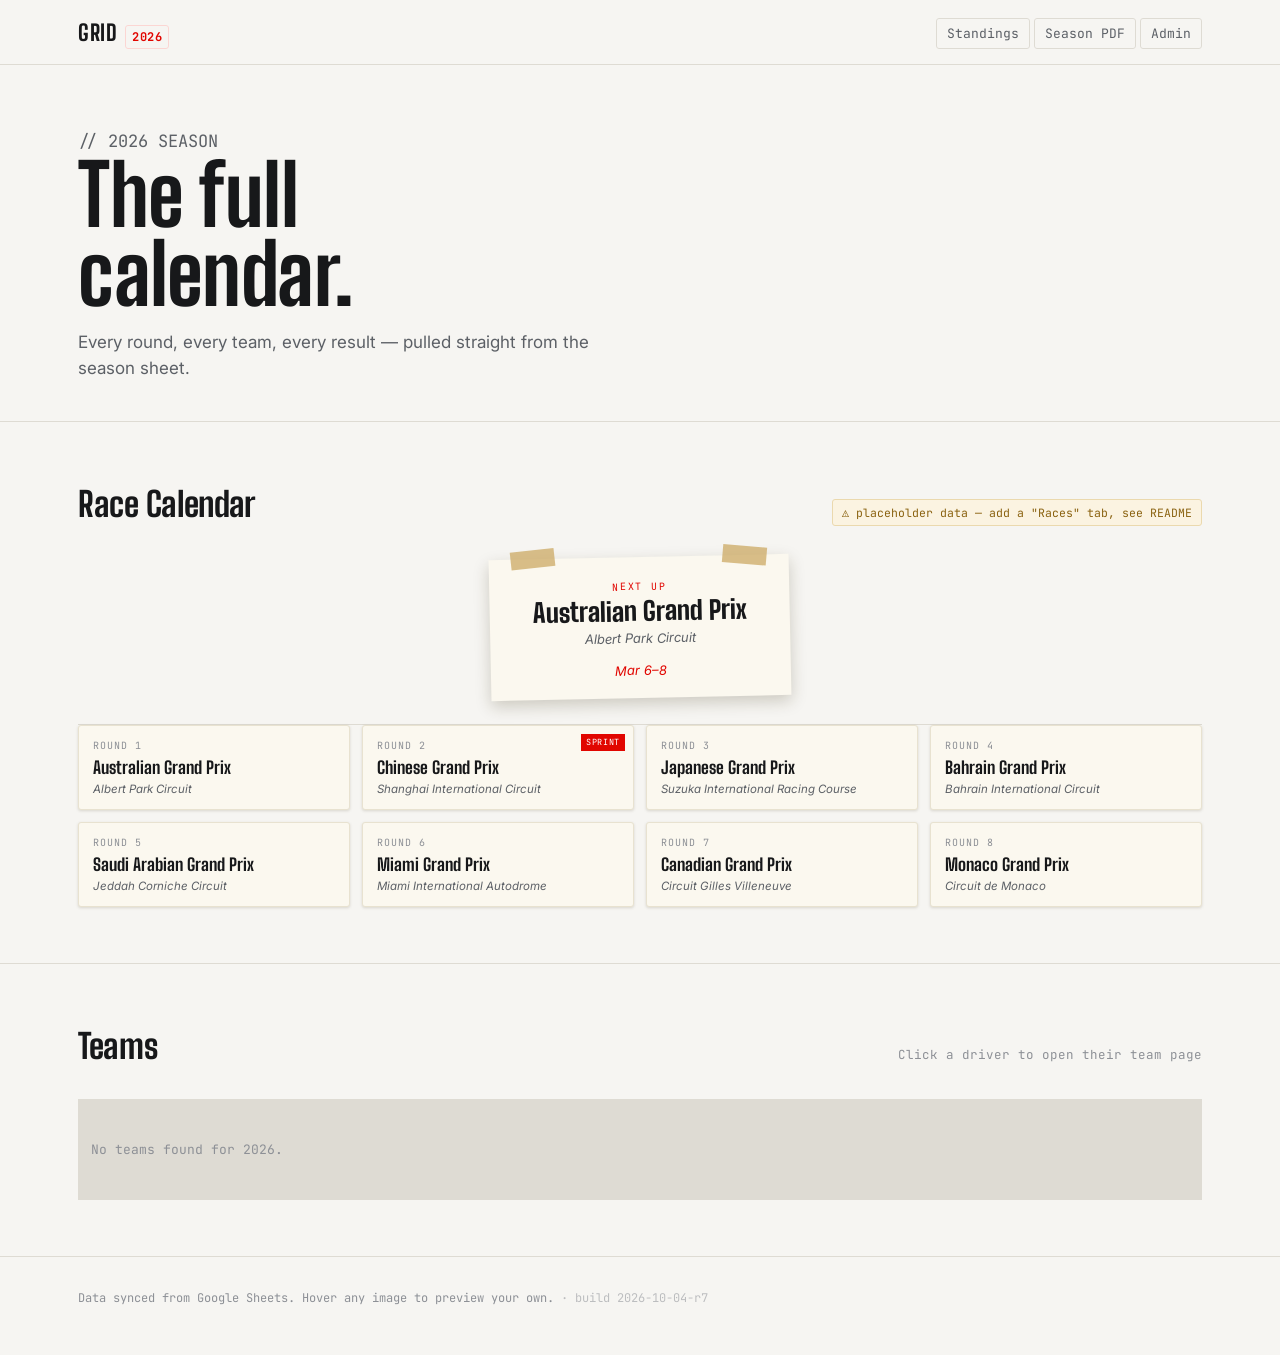
<file: index.html>
<!doctype html>
<html lang="en">
<head>
<meta charset="utf-8" />
<meta name="viewport" content="width=device-width, initial-scale=1" />
<title>2026 Season — Grid</title>
<link rel="preconnect" href="https://fonts.googleapis.com">
<link rel="preconnect" href="https://fonts.gstatic.com" crossorigin>
<link href="https://fonts.googleapis.com/css2?family=Big+Shoulders:wght@600;700&family=Inter:wght@400;500;600&family=JetBrains+Mono:wght@400;500&display=swap" rel="stylesheet">
<link rel="stylesheet" href="css/style.css?v=2026-10-04-r7" />
</head>
<body>

<header class="topbar">
  <div class="wrap">
    <div class="topbar__mark">GRID <span id="season-tag">2026</span></div>
    <nav class="topbar__nav">
      <a href="standings.html">Standings</a>
      <a href="season-pdf.html">Season PDF</a>
      <a href="admin.html">Admin</a>
    </nav>
  </div>
</header>

<section class="hero">
  <div class="wrap">
    <p class="hero__eyebrow">// 2026 SEASON</p>
    <h1>The full<br>calendar.</h1>
    <p>Every round, every team, every result — pulled straight from the season sheet.</p>
  </div>
</section>

<section class="section" id="races-section">
  <div class="wrap">
    <div class="section__head">
      <h2>Race Calendar</h2>
      <span class="section__note" id="races-note"></span>
    </div>
    <div id="next-up" class="next-up"></div>
    <div class="race-list" id="race-list">
      <div class="empty-state">Loading calendar…</div>
    </div>
  </div>
</section>

<section class="section" id="teams-section">
  <div class="wrap">
    <div class="section__head">
      <h2>Teams</h2>
      <span class="section__note">Click a driver to open their team page</span>
    </div>
    <div class="teams-grid" id="teams-grid">
      <div class="empty-state">Loading teams…</div>
    </div>
  </div>
</section>

<footer class="site-footer">
  <div class="wrap">Data synced from Google Sheets. Hover any image to preview your own.</div>
</footer>

<script src="js/vendor/papaparse.min.js?v=2026-10-04-r7"></script>
<script src="js/config.js?v=2026-10-04-r7"></script>
<script src="js/placeholder-data.js?v=2026-10-04-r7"></script>
<script src="js/utils.js?v=2026-10-04-r7"></script>
<script src="js/home.js?v=2026-10-04-r7"></script>
</body>
</html>
</file>
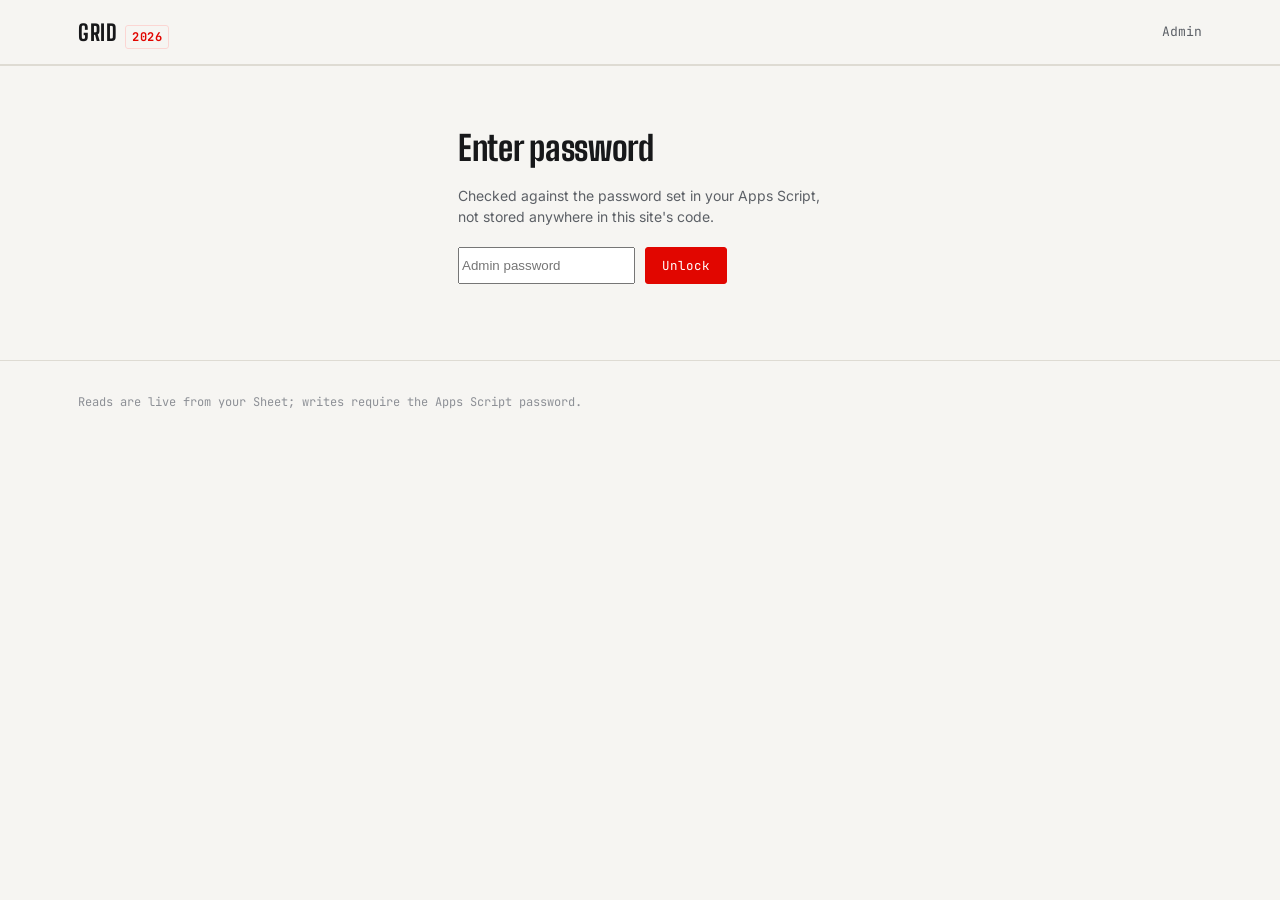
<file: admin.html>
<!doctype html>
<html lang="en">
<head>
<meta charset="utf-8" />
<meta name="viewport" content="width=device-width, initial-scale=1" />
<meta name="robots" content="noindex, nofollow" />
<title>Admin — Grid</title>
<link rel="preconnect" href="https://fonts.googleapis.com">
<link rel="preconnect" href="https://fonts.gstatic.com" crossorigin>
<link href="https://fonts.googleapis.com/css2?family=Big+Shoulders:wght@600;700&family=Inter:wght@400;500;600&family=JetBrains+Mono:wght@400;500&display=swap" rel="stylesheet">
<link rel="stylesheet" href="css/style.css?v=2026-10-04-r7" />
</head>
<body>

<header class="topbar">
  <div class="wrap">
    <a class="topbar__mark" href="index.html">GRID <span id="season-tag">2026</span></a>
    <div class="topbar__season">Admin</div>
  </div>
</header>

<!-- Shown when ADMIN.APPS_SCRIPT_URL is not yet set -->
<section class="section" id="setup-needed" style="display:none">
  <div class="wrap">
    <div class="section__head"><h2>One-time setup needed</h2></div>
    <p style="max-width:62ch;color:var(--text-dim)">
      The admin panel talks to your spreadsheet through a small Google Apps Script "Web app".
      It isn't connected yet. Open <code>apps-script/Code.gs</code> and
      <b>README.md section 5</b> for the full walkthrough, then paste the resulting URL into
      <code>ADMIN.APPS_SCRIPT_URL</code> in <code>js/config.js</code>.
    </p>
    <p id="setup-diag" style="font-family:var(--font-mono);font-size:12px;color:var(--text-faint);word-break:break-all"></p>
  </div>
</section>

<!-- Password gate -->
<section class="section" id="gate">
  <div class="wrap" style="max-width:420px">
    <div class="section__head"><h2>Enter password</h2></div>
    <p style="color:var(--text-dim);font-size:14px;margin-top:-16px">
      Checked against the password set in your Apps Script, not stored anywhere in this site's code.
    </p>
    <form id="gate-form" class="admin-form">
      <input type="password" id="gate-password" placeholder="Admin password" autocomplete="current-password" required />
      <button type="submit" class="btn btn--primary">Unlock</button>
    </form>
    <p id="gate-error" class="admin-error" style="display:none"></p>
  </div>
</section>

<!-- Main panel (shown after unlocking) -->
<section class="section" id="panel" style="display:none">
  <div class="wrap">
    <p style="color:var(--text-dim);max-width:62ch;margin:0 0 18px">Drivers, rounds, circuits, posters and highlights live here. Edit as many rows as you like, then press <b>Save changes</b> once for the whole page. Race results and notes are edited right on each race page — press <b>🔒 Edit</b> in the top menu there.</p>
    <div class="section__head">
      <h2>Back-end setup</h2>
      <button type="button" class="btn btn--ghost" id="signout-btn">Sign out</button>
    </div>

    <div class="admin-tabs" id="admin-tabs">
      <button class="admin-tab is-active" data-tab="teams">Teams</button>
      <button class="admin-tab" data-tab="races">Races</button>
      <button class="admin-tab" data-tab="posters">Posters</button>
      <button class="admin-tab" data-tab="highlights">Highlights</button>
      <button class="admin-tab" data-tab="circuits">Circuits</button>
    </div>

    <p id="admin-toast" class="admin-toast" style="display:none"></p>

    <div id="admin-table-wrap">
      <div class="empty-state">Loading…</div>
    </div>

  </div>
</section>

<footer class="site-footer">
  <div class="wrap">Reads are live from your Sheet; writes require the Apps Script password.</div>
</footer>

<script src="js/config.js?v=2026-10-04-r7"></script>
<script src="js/admin.js?v=2026-10-04-r7"></script>
</body>
</html>
</file>
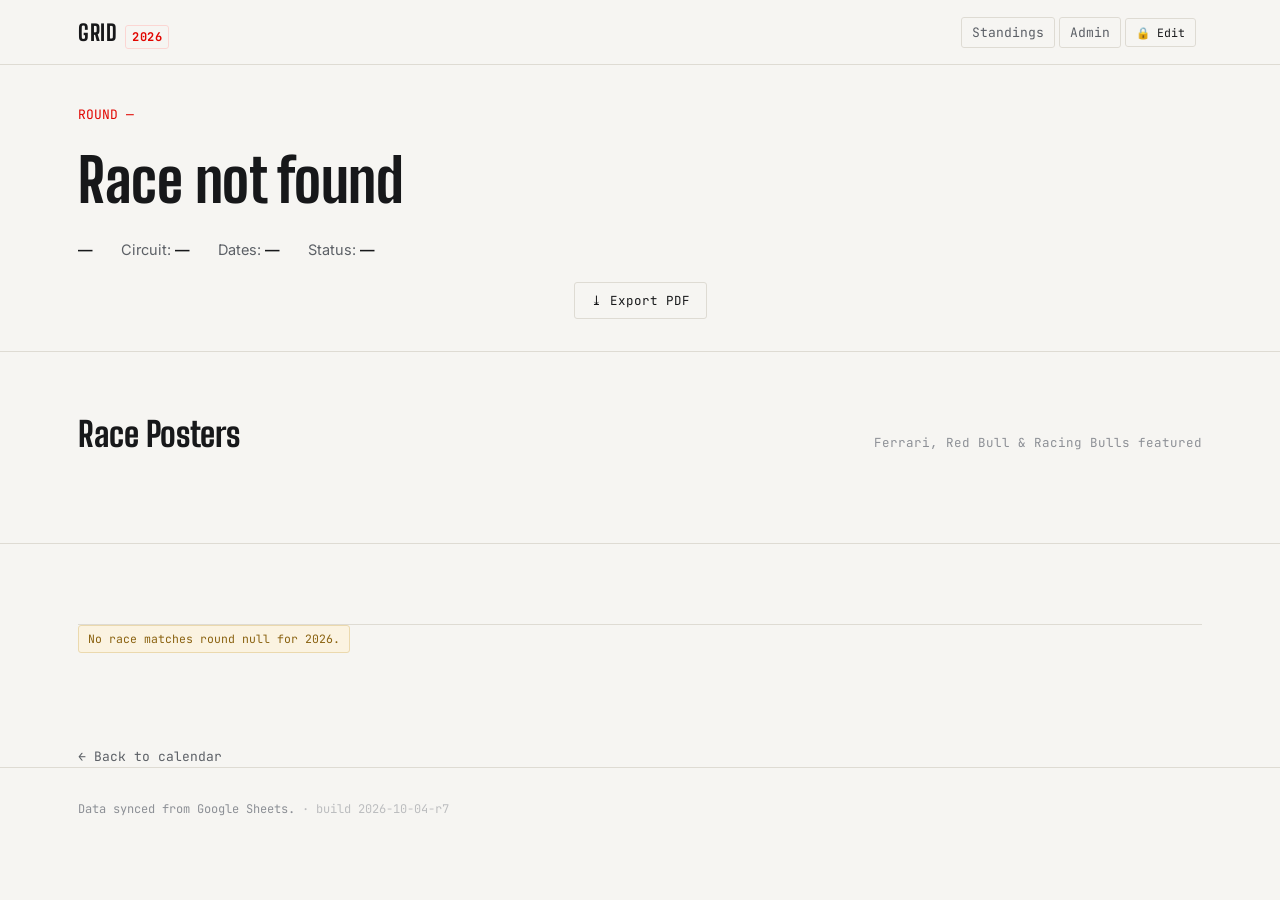
<file: race.html>
<!doctype html>
<html lang="en">
<head>
<meta charset="utf-8" />
<meta name="viewport" content="width=device-width, initial-scale=1" />
<title>Race — Grid</title>
<link rel="preconnect" href="https://fonts.googleapis.com">
<link rel="preconnect" href="https://fonts.gstatic.com" crossorigin>
<link href="https://fonts.googleapis.com/css2?family=Big+Shoulders:wght@600;700&family=Inter:wght@400;500;600&family=JetBrains+Mono:wght@400;500&family=Special+Elite&display=swap" rel="stylesheet">
<link rel="stylesheet" href="css/style.css?v=2026-10-04-r7" />
</head>
<body>

<header class="topbar">
  <div class="wrap">
    <a class="topbar__mark" href="index.html">GRID <span id="season-tag">2026</span></a>
    <nav class="topbar__nav">
      <a href="standings.html">Standings</a>
      <a href="admin.html">Admin</a>
    </nav>
  </div>
</header>

<section class="race-header">
  <div class="wrap">
    <div class="race-header__meta" id="race-meta">ROUND —</div>
    <h1 id="race-name">Loading…</h1>
    <div class="race-header__facts">
      <div><b id="race-country">—</b></div>
      <div>Circuit: <b id="race-circuit">—</b></div>
      <div>Dates: <b id="race-dates">—</b></div>
      <div>Status: <b id="race-status">—</b></div>
    </div>
    <div id="circuit-map-wrap"></div>
    <button type="button" class="btn btn--ghost" id="export-pdf" style="margin-top:20px">⤓ Export PDF</button>
  </div>
</section>

<section class="section" id="posters-section">
  <div class="wrap">
    <div class="section__head">
      <h2>Race Posters</h2>
      <span class="section__note" id="posters-note">Ferrari, Red Bull &amp; Racing Bulls featured</span>
    </div>
    <div class="poster-wall" id="poster-wall"></div>
  </div>
</section>

<section class="section">
  <div class="wrap">
    <div class="session-tabs" id="session-tabs"></div>
    <span class="section__note" id="results-note"></span>
    <div id="results-tools" style="margin:10px 0"></div>
    <div id="results-editor"></div>
    <table class="results-table" id="results-table" style="display:none">
      <thead>
        <tr>
          <th>Pos</th>
          <th>Driver</th>
          <th>Team</th>
          <th style="text-align:right">Pts</th>
        </tr>
      </thead>
      <tbody id="results-body"></tbody>
    </table>
    <div class="empty-state" id="results-empty" style="display:none"></div>
  </div>
</section>

<section class="section" id="highlights-section" style="display:none">
  <div class="wrap">
    <div class="section__head">
      <h2>Highlights</h2>
      <span class="section__note">Pole, winner &amp; session graphics</span>
    </div>
    <div class="highlight-grid" id="highlight-grid"></div>
  </div>
</section>

<section class="section" id="notes-section" style="display:none">
  <div class="wrap">
    <div class="section__head">
      <h2>Race Notes</h2>
      <span style="display:flex;gap:12px;align-items:center">
        <a class="section__note" id="notes-doc-link" href="#" target="_blank" rel="noopener" style="display:none">Open in Google Docs ↗</a>
        <button type="button" class="btn btn--ghost btn--small" id="notes-edit" style="display:none">✎ Edit notes</button>
      </span>
    </div>
    <div class="notes-block" id="notes-block"></div>
  </div>
</section>

<div class="wrap">
  <a class="back-link" href="index.html">← Back to calendar</a>
</div>

<footer class="site-footer">
  <div class="wrap">Data synced from Google Sheets.</div>
</footer>

<script src="js/vendor/papaparse.min.js?v=2026-10-04-r7"></script>
<script src="js/config.js?v=2026-10-04-r7"></script>
<script src="js/placeholder-data.js?v=2026-10-04-r7"></script>
<script src="js/utils.js?v=2026-10-04-r7"></script>
<div class="print-sheet" id="print-sheet" aria-hidden="true"></div>
<script src="js/pdf-sheet.js?v=2026-10-04-r7"></script>
<script src="js/edit-mode.js?v=2026-10-04-r7"></script>
<script src="js/race.js?v=2026-10-04-r7"></script>
</body>
</html>
</file>
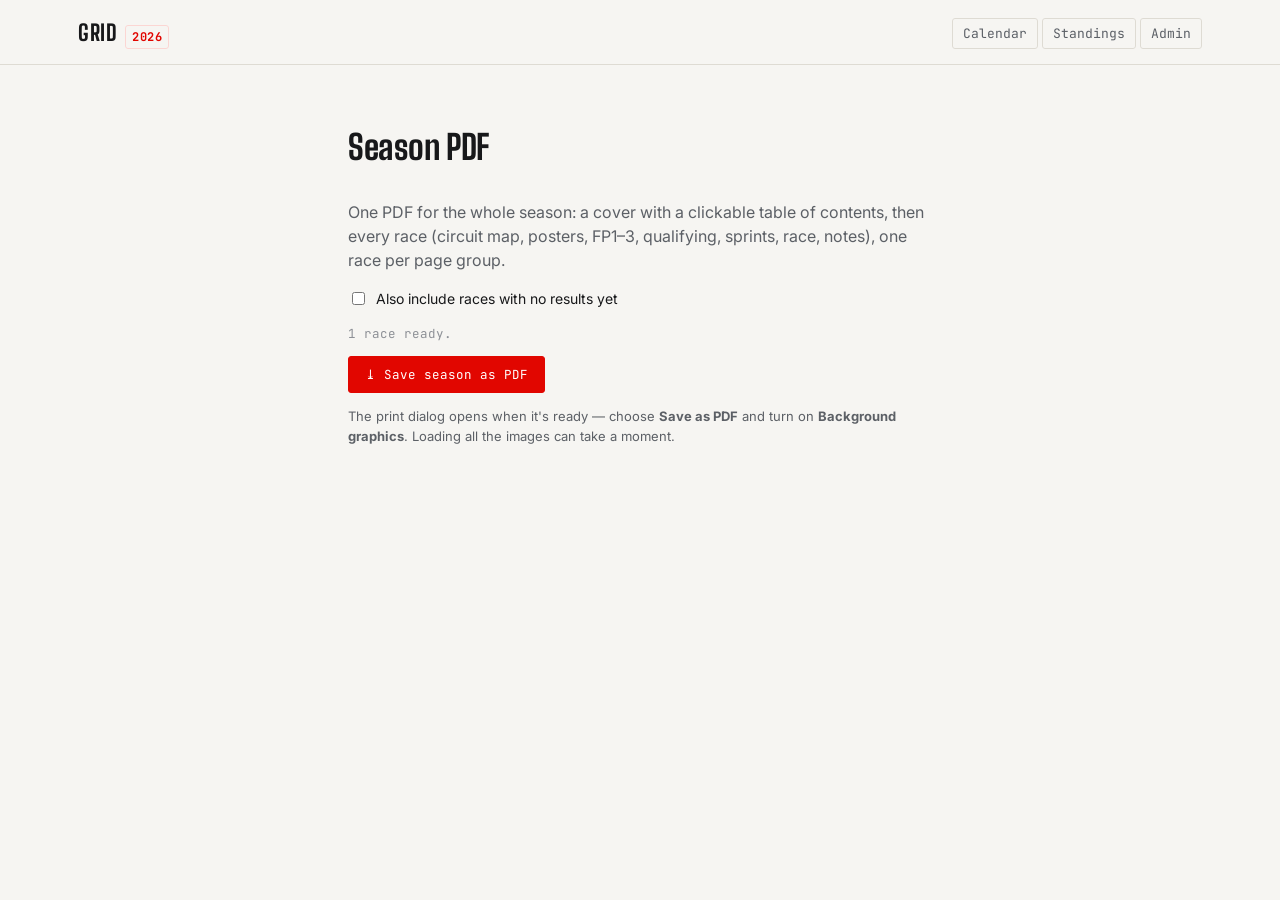
<file: season-pdf.html>
<!doctype html>
<html lang="en">
<head>
<meta charset="utf-8" />
<meta name="viewport" content="width=device-width, initial-scale=1" />
<title>Season PDF — Grid</title>
<link rel="preconnect" href="https://fonts.googleapis.com">
<link rel="preconnect" href="https://fonts.gstatic.com" crossorigin>
<link href="https://fonts.googleapis.com/css2?family=Big+Shoulders:wght@600;700&family=Inter:wght@400;500;600&family=JetBrains+Mono:wght@400;500&family=Special+Elite&display=swap" rel="stylesheet">
<link rel="stylesheet" href="css/style.css?v=2026-10-04-r7" />
</head>
<body>

<header class="topbar">
  <div class="wrap">
    <div class="topbar__mark">GRID <span id="season-tag">2026</span></div>
    <nav class="topbar__nav">
      <a href="index.html">Calendar</a>
      <a href="standings.html">Standings</a>
      <a href="admin.html">Admin</a>
    </nav>
  </div>
</header>

<section class="section">
  <div class="wrap" style="max-width:640px">
    <div class="section__head"><h2>Season PDF</h2></div>
    <p style="color:var(--text-dim)">
      One PDF for the whole season: a cover with a clickable table of contents, then every race
      (circuit map, posters, FP1–3, qualifying, sprints, race, notes), one race per page group.
    </p>
    <label style="display:flex;gap:8px;align-items:center;margin:16px 0;font-size:14px">
      <input type="checkbox" id="include-empty" />
      Also include races with no results yet
    </label>
    <p id="pdf-status" class="section__note">Loading season data…</p>
    <button type="button" class="btn btn--primary" id="pdf-go" disabled>⤓ Save season as PDF</button>
    <p style="color:var(--text-dim);font-size:13px;margin-top:14px">
      The print dialog opens when it's ready — choose <b>Save as PDF</b> and turn on
      <b>Background graphics</b>. Loading all the images can take a moment.
    </p>
  </div>
</section>

<div class="print-sheet" id="print-sheet" aria-hidden="true"></div>

<script src="js/vendor/papaparse.min.js?v=2026-10-04-r7"></script>
<script src="js/config.js?v=2026-10-04-r7"></script>
<script src="js/placeholder-data.js?v=2026-10-04-r7"></script>
<script src="js/utils.js?v=2026-10-04-r7"></script>
<script src="js/pdf-sheet.js?v=2026-10-04-r7"></script>
<script src="js/season-pdf.js?v=2026-10-04-r7"></script>
</body>
</html>
</file>
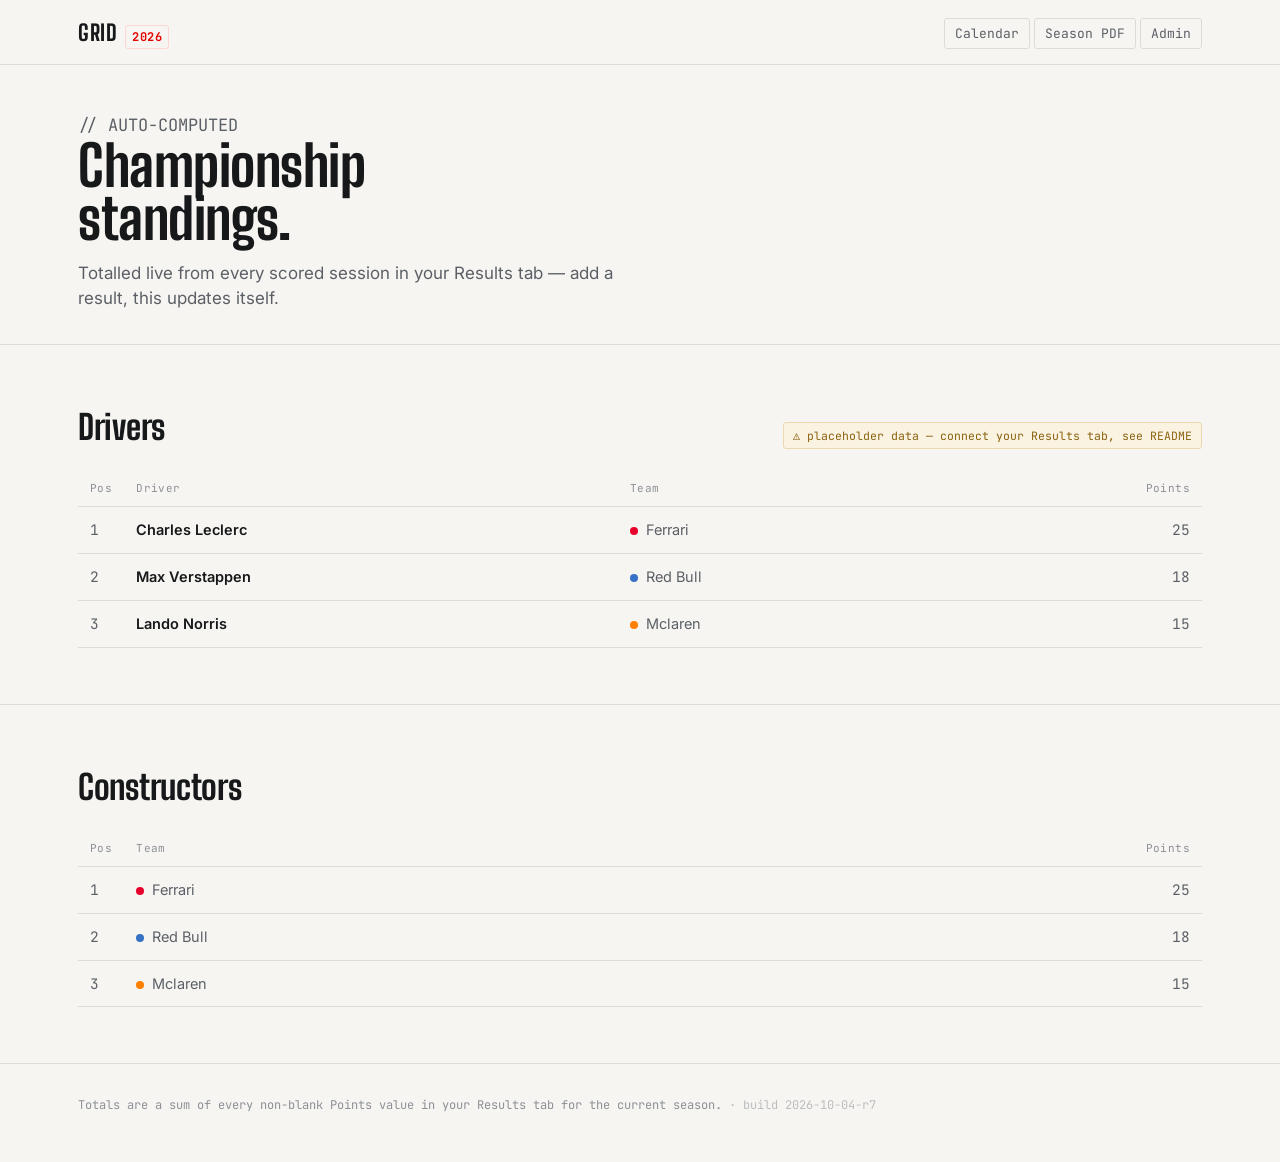
<file: standings.html>
<!doctype html>
<html lang="en">
<head>
<meta charset="utf-8" />
<meta name="viewport" content="width=device-width, initial-scale=1" />
<title>Standings — Grid</title>
<link rel="preconnect" href="https://fonts.googleapis.com">
<link rel="preconnect" href="https://fonts.gstatic.com" crossorigin>
<link href="https://fonts.googleapis.com/css2?family=Big+Shoulders:wght@600;700&family=Inter:wght@400;500;600&family=JetBrains+Mono:wght@400;500&display=swap" rel="stylesheet">
<link rel="stylesheet" href="css/style.css?v=2026-10-04-r7" />
</head>
<body>

<header class="topbar">
  <div class="wrap">
    <a class="topbar__mark" href="index.html">GRID <span id="season-tag">2026</span></a>
    <nav class="topbar__nav">
      <a href="index.html">Calendar</a>
      <a href="season-pdf.html">Season PDF</a>
      <a href="admin.html">Admin</a>
    </nav>
  </div>
</header>

<section class="hero" style="padding:48px 0 32px">
  <div class="wrap">
    <p class="hero__eyebrow">// AUTO-COMPUTED</p>
    <h1 style="font-size:clamp(32px,6vw,56px)">Championship<br>standings.</h1>
    <p>Totalled live from every scored session in your Results tab — add a result, this updates itself.</p>
    <p><a id="standings-doc-link" href="#" target="_blank" rel="noopener" style="display:none">Open the standings in Google Docs ↗</a></p>
  </div>
</section>

<section class="section">
  <div class="wrap">
    <div class="section__head">
      <h2>Drivers</h2>
      <span class="section__note" id="drivers-note"></span>
    </div>
    <table class="results-table" id="drivers-table" style="display:none">
      <thead>
        <tr>
          <th>Pos</th>
          <th>Driver</th>
          <th>Team</th>
          <th style="text-align:right">Points</th>
        </tr>
      </thead>
      <tbody id="drivers-body"></tbody>
    </table>
    <div class="empty-state" id="drivers-empty" style="display:none"></div>
  </div>
</section>

<section class="section">
  <div class="wrap">
    <div class="section__head"><h2>Constructors</h2></div>
    <table class="results-table" id="teams-table" style="display:none">
      <thead>
        <tr>
          <th>Pos</th>
          <th>Team</th>
          <th style="text-align:right">Points</th>
        </tr>
      </thead>
      <tbody id="teams-body"></tbody>
    </table>
    <div class="empty-state" id="teams-empty" style="display:none"></div>
  </div>
</section>

<footer class="site-footer">
  <div class="wrap">Totals are a sum of every non-blank Points value in your Results tab for the current season.</div>
</footer>

<script src="js/vendor/papaparse.min.js?v=2026-10-04-r7"></script>
<script src="js/config.js?v=2026-10-04-r7"></script>
<script src="js/placeholder-data.js?v=2026-10-04-r7"></script>
<script src="js/utils.js?v=2026-10-04-r7"></script>
<script src="js/standings.js?v=2026-10-04-r7"></script>
</body>
</html>
</file>
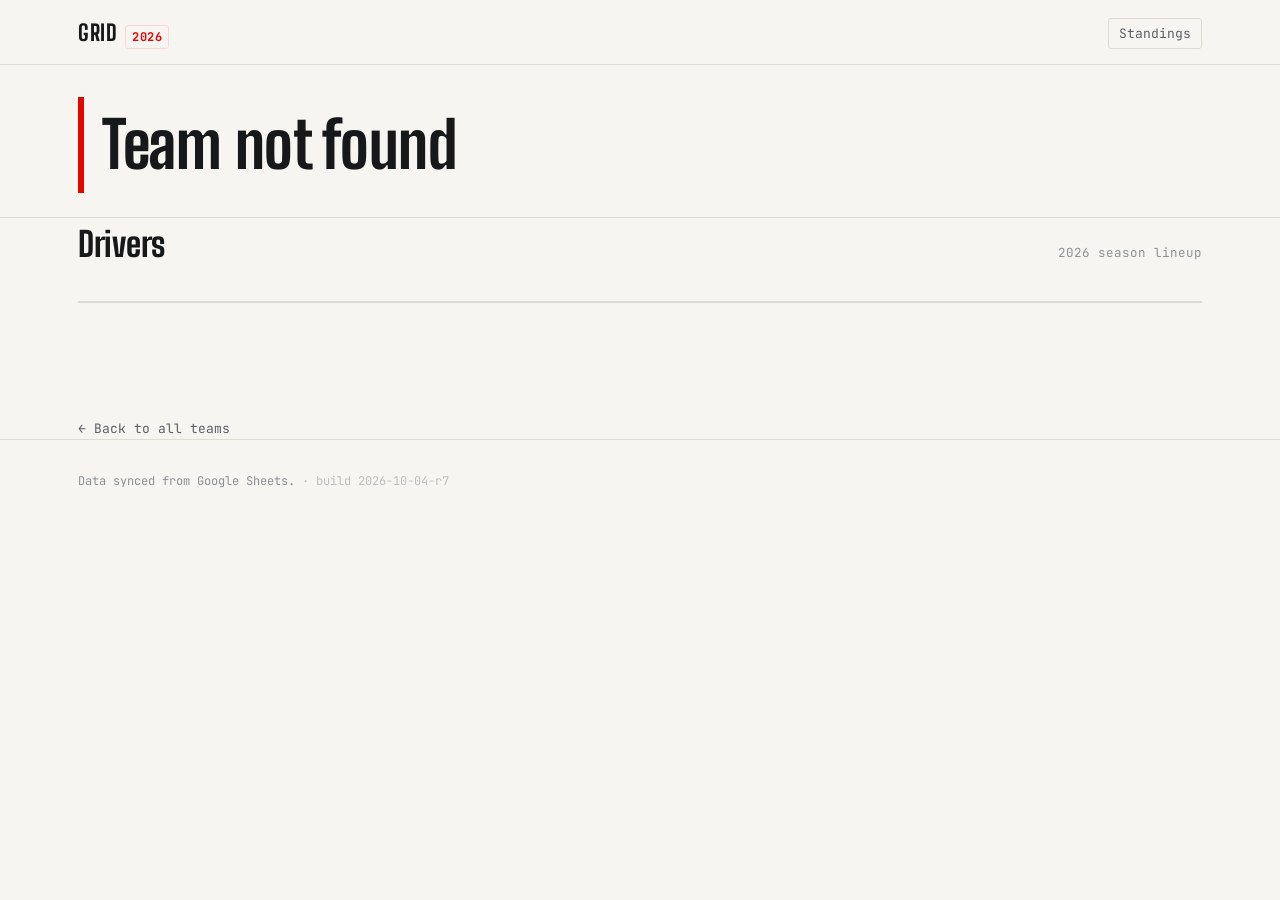
<file: team.html>
<!doctype html>
<html lang="en">
<head>
<meta charset="utf-8" />
<meta name="viewport" content="width=device-width, initial-scale=1" />
<title>Team — Grid</title>
<link rel="preconnect" href="https://fonts.googleapis.com">
<link rel="preconnect" href="https://fonts.gstatic.com" crossorigin>
<link href="https://fonts.googleapis.com/css2?family=Big+Shoulders:wght@600;700&family=Inter:wght@400;500;600&family=JetBrains+Mono:wght@400;500&display=swap" rel="stylesheet">
<link rel="stylesheet" href="css/style.css?v=2026-10-04-r7" />
</head>
<body>

<header class="topbar">
  <div class="wrap">
    <a class="topbar__mark" href="index.html">GRID <span id="season-tag">2026</span></a>
    <nav class="topbar__nav">
      <a href="standings.html">Standings</a>
    </nav>
  </div>
</header>

<section class="team-header">
  <div class="wrap">
    <h1 id="team-name" style="margin-top:32px">Loading…</h1>
  </div>
</section>

<section class="section" style="padding-top:0">
  <div class="wrap">
    <div class="section__head">
      <h2>Drivers</h2>
      <span class="section__note">2026 season lineup</span>
    </div>
    <div class="driver-grid" id="driver-grid"></div>
  </div>
</section>

<div class="wrap">
  <a class="back-link" href="index.html">← Back to all teams</a>
</div>

<footer class="site-footer">
  <div class="wrap">Data synced from Google Sheets.</div>
</footer>

<script src="js/vendor/papaparse.min.js?v=2026-10-04-r7"></script>
<script src="js/config.js?v=2026-10-04-r7"></script>
<script src="js/placeholder-data.js?v=2026-10-04-r7"></script>
<script src="js/utils.js?v=2026-10-04-r7"></script>
<script src="js/team.js?v=2026-10-04-r7"></script>
</body>
</html>
</file>
<file: css/style.css>
/* =========================================================================
   DESIGN TOKENS
   ========================================================================= */
:root {
  --bg: #F6F5F2;
  --surface: #FFFFFF;
  --surface-2: #ECEAE4;
  --line: #DEDBD3;
  --text: #17181A;
  --text-dim: #5C6066;
  --text-faint: #8D9096;
  --accent: #E10600;
  --accent-dim: #FBD6D3;
  --radius: 3px;

  --font-display: "Big Shoulders", "Arial Narrow", sans-serif;
  --font-body: "Inter", -apple-system, BlinkMacSystemFont, sans-serif;
  --font-mono: "JetBrains Mono", "SFMono-Regular", Consolas, monospace;
}

* { box-sizing: border-box; }
html { scroll-behavior: smooth; }

body {
  margin: 0;
  background: var(--bg);
  color: var(--text);
  font-family: var(--font-body);
  font-size: 16px;
  line-height: 1.5;
  -webkit-font-smoothing: antialiased;
}

a { color: inherit; text-decoration: none; }
img { max-width: 100%; display: block; }
button { font-family: inherit; cursor: pointer; }

.wrap {
  max-width: 1180px;
  margin: 0 auto;
  padding: 0 28px;
}

@media (prefers-reduced-motion: reduce) {
  * { animation: none !important; transition: none !important; scroll-behavior: auto !important; }
}

::selection { background: var(--accent); color: #fff; }

:focus-visible {
  outline: 2px solid var(--accent);
  outline-offset: 2px;
}

/* =========================================================================
   TOP BAR
   ========================================================================= */
.topbar {
  position: sticky;
  top: 0;
  z-index: 40;
  background: rgba(246, 245, 242, 0.92);
  backdrop-filter: blur(8px);
  border-bottom: 1px solid var(--line);
}

.topbar .wrap {
  display: flex;
  align-items: center;
  justify-content: space-between;
  height: 64px;
}

.topbar__mark {
  font-family: var(--font-display);
  font-weight: 700;
  font-size: 22px;
  letter-spacing: 0.5px;
  display: flex;
  align-items: baseline;
  gap: 8px;
}
.topbar__mark span {
  font-family: var(--font-mono);
  font-size: 12px;
  color: var(--accent);
  border: 1px solid var(--accent-dim);
  padding: 2px 6px;
  border-radius: var(--radius);
}

.topbar__season {
  font-family: var(--font-mono);
  font-size: 13px;
  color: var(--text-dim);
}

.topbar__nav a {
  font-family: var(--font-mono);
  font-size: 13px;
  color: var(--text-dim);
  padding: 6px 10px;
  border-radius: var(--radius);
  border: 1px solid var(--line);
}
.topbar__nav a:hover { color: var(--accent); border-color: var(--accent-dim); }

/* =========================================================================
   HERO
   ========================================================================= */
.hero {
  padding: 64px 0 40px;
  border-bottom: 1px solid var(--line);
}

.hero__eyebrow {
  font-family: var(--font-mono);
  font-size: 13px;
  color: var(--accent);
  margin: 0 0 10px;
}

.hero h1 {
  font-family: var(--font-display);
  font-weight: 700;
  font-size: clamp(40px, 7vw, 84px);
  line-height: 0.95;
  margin: 0 0 16px;
  letter-spacing: -0.5px;
}

.hero p {
  color: var(--text-dim);
  max-width: 52ch;
  font-size: 17px;
  margin: 0;
}

/* =========================================================================
   SECTION HEADINGS
   ========================================================================= */
.section { padding: 56px 0; }
.section + .section { border-top: 1px solid var(--line); }

.section__head {
  display: flex;
  align-items: baseline;
  justify-content: space-between;
  gap: 16px;
  margin-bottom: 28px;
  flex-wrap: wrap;
}

.section__head h2 {
  font-family: var(--font-display);
  font-weight: 700;
  font-size: 34px;
  margin: 0;
  letter-spacing: -0.3px;
}

.section__note {
  font-family: var(--font-mono);
  font-size: 12.5px;
  color: var(--text-faint);
}

.data-note {
  display: inline-flex;
  align-items: center;
  gap: 6px;
  font-family: var(--font-mono);
  font-size: 11.5px;
  color: #8A6210;
  background: #FBF3E1;
  border: 1px solid #EBD9AE;
  padding: 4px 9px;
  border-radius: var(--radius);
}

/* =========================================================================
   RACE CALENDAR (homepage)
   ========================================================================= */
.race-list {
  border-top: 1px solid var(--line);
}

.race-row {
  display: grid;
  grid-template-columns: 56px 1fr auto auto 20px;
  align-items: center;
  gap: 20px;
  padding: 18px 4px;
  border-bottom: 1px solid var(--line);
  transition: background 0.15s ease;
}

.race-row:hover { background: var(--surface); }

.race-row__round {
  font-family: var(--font-mono);
  font-size: 13px;
  color: var(--text-faint);
}

.race-row__name-wrap { min-width: 0; }

.race-row__name {
  font-family: var(--font-display);
  font-weight: 700;
  font-size: 22px;
  letter-spacing: -0.2px;
  white-space: nowrap;
  overflow: hidden;
  text-overflow: ellipsis;
}

.race-row__country {
  color: var(--text-dim);
  font-size: 13.5px;
  margin-top: 2px;
}

.race-row__dates {
  font-family: var(--font-mono);
  font-size: 13.5px;
  color: var(--text-dim);
  white-space: nowrap;
}

.race-row__status {
  font-family: var(--font-mono);
  font-size: 11px;
  letter-spacing: 0.4px;
  padding: 4px 8px;
  border-radius: var(--radius);
  white-space: nowrap;
  border: 1px solid var(--line);
  color: var(--text-dim);
}
.race-row__status[data-status="upcoming" i] { color: #1D5FC4; border-color: #C3D7F5; background: #EDF3FD; }
.race-row__status[data-status="completed" i] { color: #1E7A42; border-color: #C3E6D0; background: #ECF8F0; }
.race-row__status[data-status="live" i] { color: var(--accent); border-color: #F5C6C2; background: #FDEDEC; }

.race-row__arrow {
  color: var(--text-faint);
  font-family: var(--font-mono);
}

@media (max-width: 640px) {
  .race-row {
    grid-template-columns: 40px 1fr 20px;
    row-gap: 4px;
  }
  .race-row__dates, .race-row__status { grid-column: 2; }
}

/* =========================================================================
   TEAMS GRID (homepage)
   ========================================================================= */
.teams-grid {
  display: grid;
  grid-template-columns: repeat(auto-fill, minmax(260px, 1fr));
  gap: 2px;
  background: var(--line);
  border: 1px solid var(--line);
}

.team-card {
  background: var(--surface);
  padding: 22px;
  --tc: #8A8F94;
}

.team-card__name {
  font-family: var(--font-display);
  font-weight: 700;
  font-size: 20px;
  margin: 0 0 4px;
  border-left: 4px solid var(--tc);
  padding-left: 10px;
}

.team-card__link {
  font-family: var(--font-mono);
  font-size: 11px;
  color: var(--text-faint);
  margin: 0 0 16px 14px;
}

.team-card__drivers {
  display: flex;
  gap: 12px;
  padding-left: 14px;
}

.driver-chip {
  display: block;
  width: 84px;
}

.driver-chip .img-slot {
  width: 84px;
  height: 84px;
  border-radius: var(--radius);
  overflow: hidden;
  border: 1px solid var(--line);
}

.driver-chip .img-slot img {
  width: 100%;
  height: 100%;
  object-fit: cover;
}

.driver-chip__name {
  font-size: 12px;
  margin-top: 6px;
  color: var(--text);
  line-height: 1.25;
}

.driver-chip__no {
  font-family: var(--font-mono);
  color: var(--tc);
  font-size: 11px;
}

.team-card__link:hover ~ .team-card__drivers,
.team-card:hover .team-card__name { color: var(--tc); }

/* =========================================================================
   IMAGE SLOT + UPLOAD AFFORDANCE
   ========================================================================= */
.img-slot {
  position: relative;
  margin: 0;
  background: var(--surface-2);
}

.img-slot__upload {
  position: absolute;
  bottom: 6px;
  right: 6px;
  display: flex;
  align-items: center;
  gap: 4px;
  font-family: var(--font-mono);
  font-size: 10px;
  background: rgba(17, 18, 20, 0.82);
  border: 1px solid rgba(255, 255, 255, 0.15);
  color: #F0EFEC;
  padding: 4px 7px;
  border-radius: var(--radius);
  opacity: 0;
  transition: opacity 0.15s ease;
}

.img-slot:hover .img-slot__upload,
.img-slot:focus-within .img-slot__upload {
  opacity: 1;
}

.img-slot__clear {
  position: absolute;
  top: 6px;
  right: 6px;
  background: rgba(17, 18, 20, 0.82);
  border: 1px solid rgba(255, 255, 255, 0.15);
  color: #F0EFEC;
  width: 20px;
  height: 20px;
  border-radius: var(--radius);
  font-size: 11px;
  line-height: 1;
  display: flex;
  align-items: center;
  justify-content: center;
}

/* =========================================================================
   POSTER WALL
   ========================================================================= */
.poster-wall {
  display: flex;
  flex-direction: column;
  gap: 14px;
}

/* Featured row: Ferrari / Red Bull / Racing Bulls — 3 equal, larger tiles */
.poster-row--featured {
  display: grid;
  grid-template-columns: repeat(3, minmax(0, 1fr));
  gap: 12px;
}

/* Everyone else — uniform, smaller tiles, 4 per row */
.poster-row--rest {
  display: grid;
  grid-template-columns: repeat(4, minmax(0, 1fr));
  gap: 10px;
}

.poster-slot {
  position: relative;
  border-radius: var(--radius);
  overflow: hidden;
}

.poster-row--featured .poster-slot .img-slot { aspect-ratio: 3 / 4; }
.poster-row--rest .poster-slot .img-slot { aspect-ratio: 3 / 4; }

.poster-slot .img-slot,
.poster-slot .img-slot img {
  width: 100%;
  height: 100%;
}
.poster-slot .img-slot img { object-fit: cover; }

.poster-slot__label {
  position: absolute;
  left: 8px;
  bottom: 8px;
  font-family: var(--font-mono);
  font-size: 11px;
  color: #F5F4F1;
  background: rgba(17, 18, 20, 0.72);
  padding: 3px 7px;
  border-radius: var(--radius);
  z-index: 2;
}

@media (max-width: 720px) {
  .poster-row--featured { grid-template-columns: repeat(3, minmax(0, 1fr)); }
  .poster-row--rest { grid-template-columns: repeat(2, 1fr); }
}
@media (max-width: 440px) {
  .poster-row--featured { grid-template-columns: repeat(1, 1fr); }
  .poster-row--rest { grid-template-columns: repeat(2, 1fr); }
}

/* =========================================================================
   CIRCUIT MAP
   ========================================================================= */
.circuit-map {
  margin: 20px 0 0;
  max-width: 420px;
}
.circuit-map .img-slot {
  aspect-ratio: 16 / 10;
  border-radius: var(--radius);
  overflow: hidden;
  border: 0;
  background: transparent;
}
/* transparent always; multiply also knocks out a white JPG/PNG background on this light page */
.circuit-map .img-slot img { width: 100%; height: 100%; object-fit: contain; background: transparent; mix-blend-mode: multiply; }
.circuit-map__label {
  font-family: var(--font-mono);
  font-size: 11px;
  color: var(--text-faint);
  margin-top: 6px;
}

/* =========================================================================
   HIGHLIGHTS GRID
   ========================================================================= */
.highlight-grid {
  display: grid;
  grid-template-columns: repeat(auto-fill, minmax(180px, 1fr));
  gap: 10px;
}
.highlight-tile { position: relative; border-radius: var(--radius); overflow: hidden; }
.highlight-tile .img-slot { aspect-ratio: 4 / 5; }
.highlight-tile .img-slot img { width: 100%; height: 100%; object-fit: cover; }
.highlight-tile__label {
  position: absolute;
  left: 8px;
  bottom: 8px;
  font-family: var(--font-mono);
  font-size: 11px;
  color: #F5F4F1;
  background: rgba(17, 18, 20, 0.72);
  padding: 3px 7px;
  border-radius: var(--radius);
  z-index: 2;
}

/* =========================================================================
   RACE NOTES
   ========================================================================= */
.notes-block {
  display: flex;
  gap: 24px;
  flex-wrap: wrap;
  max-width: 68ch;
  background: var(--surface);
  border: 1px solid var(--line);
  border-radius: var(--radius);
  padding: 20px 24px;
}
.notes-image { margin: 0; flex: 0 0 200px; }
.notes-image .img-slot { border-radius: var(--radius); overflow: hidden; aspect-ratio: 4/3; }
.notes-image .img-slot img { width: 100%; height: 100%; object-fit: cover; }
.notes-text {
  font-size: 15px;
  line-height: 1.7;
  color: var(--text);
  margin: 0;
  flex: 1 1 260px;
}
.notes-text p { margin: 0 0 12px; }
.notes-text p:last-child { margin-bottom: 0; }
.notes-text ul { margin: 0 0 12px; padding-left: 20px; }

/* =========================================================================
   BREADCRUMB / BACK LINK
   ========================================================================= */
.back-link {
  display: inline-flex;
  align-items: center;
  gap: 6px;
  font-family: var(--font-mono);
  font-size: 13px;
  color: var(--text-dim);
  margin: 28px 0 0;
}
.back-link:hover { color: var(--accent); }

/* =========================================================================
   RACE DETAIL PAGE
   ========================================================================= */
.race-header {
  padding: 40px 0 32px;
  border-bottom: 1px solid var(--line);
}

.race-header__meta {
  font-family: var(--font-mono);
  font-size: 13px;
  color: var(--accent);
  margin-bottom: 10px;
}

.race-header h1 {
  font-family: var(--font-display);
  font-weight: 700;
  font-size: clamp(34px, 6vw, 60px);
  margin: 0 0 14px;
  letter-spacing: -0.5px;
}

.race-header__facts {
  display: flex;
  gap: 28px;
  flex-wrap: wrap;
  color: var(--text-dim);
  font-size: 14.5px;
}
.race-header__facts b { color: var(--text); font-weight: 600; }

.session-tabs {
  display: flex;
  gap: 4px;
  overflow-x: auto;
  padding: 24px 0 0;
  border-bottom: 1px solid var(--line);
}

.session-tab {
  font-family: var(--font-mono);
  font-size: 13px;
  color: var(--text-dim);
  background: none;
  border: none;
  padding: 10px 16px;
  white-space: nowrap;
  border-bottom: 2px solid transparent;
}
.session-tab.is-active {
  color: var(--text);
  border-bottom-color: var(--accent);
}
.session-tab:disabled {
  color: var(--text-faint);
  cursor: not-allowed;
}

.results-table {
  width: 100%;
  border-collapse: collapse;
  margin-top: 24px;
  font-size: 14.5px;
}

.results-table th {
  text-align: left;
  font-family: var(--font-mono);
  font-size: 11px;
  letter-spacing: 0.4px;
  color: var(--text-faint);
  font-weight: 400;
  padding: 0 12px 10px;
  border-bottom: 1px solid var(--line);
}

.results-table td {
  padding: 12px;
  border-bottom: 1px solid var(--line);
}

.results-table tbody tr:hover { background: var(--surface); }

.results-table td.pos {
  font-family: var(--font-mono);
  color: var(--text-dim);
  width: 40px;
}

.results-table td.driver {
  font-weight: 600;
}

.results-table td.team {
  color: var(--text-dim);
}

.results-table td.time,
.results-table td.points {
  font-family: var(--font-mono);
  text-align: right;
  color: var(--text-dim);
}

.team-dot {
  display: inline-block;
  width: 8px;
  height: 8px;
  border-radius: 50%;
  margin-right: 8px;
  vertical-align: middle;
}

.empty-state {
  padding: 40px 12px;
  color: var(--text-faint);
  font-family: var(--font-mono);
  font-size: 13px;
}

/* =========================================================================
   TEAM DETAIL PAGE
   ========================================================================= */
.team-header {
  padding: 0 0 0;
  border-bottom: 1px solid var(--line);
}

.team-header h1 {
  font-family: var(--font-display);
  font-weight: 700;
  font-size: clamp(36px, 6vw, 64px);
  margin: 0 0 24px;
  letter-spacing: -0.5px;
  border-left: 6px solid var(--tc, var(--accent));
  padding-left: 18px;
}

.driver-grid {
  display: grid;
  grid-template-columns: repeat(auto-fit, minmax(260px, 1fr));
  gap: 2px;
  background: var(--line);
  border: 1px solid var(--line);
  margin: 32px 0;
}

.driver-card {
  background: var(--surface);
  padding: 24px;
}

.driver-card .img-slot {
  width: 100%;
  aspect-ratio: 1;
  border-radius: var(--radius);
  overflow: hidden;
  margin-bottom: 16px;
}
.driver-card .img-slot img { width: 100%; height: 100%; object-fit: cover; }

.driver-card__no {
  font-family: var(--font-mono);
  font-size: 13px;
  color: var(--tc, var(--accent));
}

.driver-card__name {
  font-family: var(--font-display);
  font-weight: 700;
  font-size: 24px;
  margin: 2px 0 6px;
}

.driver-card__status {
  font-family: var(--font-mono);
  font-size: 11.5px;
  color: var(--text-faint);
}

/* =========================================================================
   ADMIN PANEL
   ========================================================================= */
.btn {
  font-family: var(--font-mono);
  font-size: 12.5px;
  padding: 9px 16px;
  border-radius: var(--radius);
  border: 1px solid var(--line);
  background: var(--surface);
  color: var(--text);
}
.btn--primary { background: var(--accent); border-color: var(--accent); color: #fff; }
.btn--danger { color: var(--accent); }
.btn--ghost { background: none; }
.btn--small { padding: 6px 10px; font-size: 11.5px; margin-right: 6px; }

.admin-form {
  display: flex;
  gap: 10px;
  margin: 20px 0;
  flex-wrap: wrap;
}
.admin-form--grid {
  display: grid;
  grid-template-columns: repeat(auto-fill, minmax(200px, 1fr));
  gap: 14px;
  align-items: end;
  background: var(--surface);
  border: 1px solid var(--line);
  padding: 20px;
  border-radius: var(--radius);
}

.admin-field {
  display: flex;
  flex-direction: column;
  gap: 6px;
  font-family: var(--font-mono);
  font-size: 11px;
  color: var(--text-faint);
}

.admin-input {
  font-family: var(--font-body);
  font-size: 14px;
  padding: 9px 10px;
  border-radius: var(--radius);
  border: 1px solid var(--line);
  background: var(--surface);
  color: var(--text);
  min-width: 0;
  width: 100%;
}
.admin-input:focus { outline: 2px solid var(--accent); outline-offset: -1px; }

.admin-textarea { resize: vertical; font-family: var(--font-body); min-width: 220px; }

.admin-error {
  color: var(--accent);
  font-family: var(--font-mono);
  font-size: 13px;
}

.admin-tabs {
  display: flex;
  gap: 4px;
  border-bottom: 1px solid var(--line);
  margin-bottom: 24px;
  flex-wrap: wrap;
}
.admin-tab {
  font-family: var(--font-mono);
  font-size: 13px;
  background: none;
  border: none;
  padding: 10px 16px;
  color: var(--text-dim);
  border-bottom: 2px solid transparent;
}
.admin-tab.is-active { color: var(--text); border-bottom-color: var(--accent); }

.admin-toast {
  font-family: var(--font-mono);
  font-size: 13px;
  color: #1E7A42;
  background: #ECF8F0;
  border: 1px solid #C3E6D0;
  padding: 8px 12px;
  border-radius: var(--radius);
  margin-bottom: 16px;
}
.admin-toast--error { color: var(--accent); background: #FDEDEC; border-color: #F5C6C2; }

.admin-subhead {
  font-family: var(--font-display);
  font-size: 20px;
  margin: 36px 0 0;
}

.admin-table { font-size: 13px; }
.admin-table th { white-space: nowrap; }
.admin-table td { padding: 8px; }

@media (max-width: 640px) {
  #admin-table-wrap { overflow-x: auto; }
  .admin-table { min-width: 720px; }
}

/* =========================================================================
   FOOTER
   ========================================================================= */
.site-footer {
  border-top: 1px solid var(--line);
  padding: 32px 0 48px;
  color: var(--text-faint);
  font-family: var(--font-mono);
  font-size: 12px;
}

/* =========================================================================
   PDF EXPORT (race page) — hidden on screen, the only thing shown in print
   ========================================================================= */
.print-sheet { display: none; }

@media print {
  @page { size: A4; margin: 12mm; }
  body > *:not(.print-sheet) { display: none !important; }
  html, body { background: #fff !important; }

  .print-sheet {
    display: block;
    font-family: "Special Elite", "Courier New", monospace;
    color: #151515;
    font-size: 9.5pt;
    line-height: 1.35;
    -webkit-print-color-adjust: exact;
    print-color-adjust: exact;
  }
  .print-sheet h1 { font-size: 26pt; line-height: 1.05; margin: 2mm 0 3mm; font-weight: 400; }
  .print-sheet h2 {
    font-size: 12pt; font-weight: 400; text-transform: uppercase; letter-spacing: .08em;
    margin: 0 0 2.5mm; padding-bottom: 1mm; border-bottom: 1.5px solid #151515;
  }
  .print-sheet p { margin: 0 0 2mm; }

  .ps-head { display: flex; justify-content: space-between; gap: 8mm; align-items: flex-end;
             padding-bottom: 5mm; margin-bottom: 6mm; border-bottom: 3px double #151515; }
  .ps-kicker { font-size: 9pt; letter-spacing: .12em; color: #E10600; }
  .ps-map { margin: 0; width: 70mm; flex: none; }
  .ps-map img { width: 100%; height: 44mm; object-fit: contain; border: 0; background: none; }

  .ps-block { margin-bottom: 7mm; break-inside: avoid; page-break-inside: avoid; }
  .ps-cols { display: grid; gap: 5mm; }
  .ps-cols--3 { grid-template-columns: repeat(3, minmax(0, 1fr)); }
  .ps-cols--2 { grid-template-columns: 62mm minmax(0, 1fr); align-items: start; }
  .ps-cols--3 .ps-col h2 { font-size: 10.5pt; }

  .ps-graphic { margin: 0 0 3mm; }
  .ps-graphic img { width: 100%; aspect-ratio: 4 / 5; object-fit: cover; display: block; border: 1px solid #151515; }
  .ps-graphic figcaption { font-size: 8.5pt; margin-top: 1.5mm; }
  .ps-graphic figcaption span { text-transform: uppercase; letter-spacing: .08em; color: #E10600; margin-right: 2mm; }

  .ps-table { width: 100%; border-collapse: collapse; font-size: 8.5pt; }
  .ps-table th { text-align: left; font-weight: 400; text-transform: uppercase; font-size: 7.5pt;
                 letter-spacing: .08em; border-bottom: 1px solid #151515; padding: 0 1mm 1mm; }
  .ps-table td { padding: .9mm 1mm; border-bottom: 1px dotted #9a9a9a; }
  .ps-table .r { text-align: right; }
  .ps-table td i { display: inline-block; width: 2.2mm; height: 2.2mm; border-radius: 50%; margin-right: 1.5mm; }
  .ps-cols--3 .ps-table { font-size: 7.5pt; }

  .ps-notes p { max-width: 150mm; }
  .ps-li { padding-left: 3mm; }
  .ps-note-img { max-width: 70mm; max-height: 55mm; border: 1px solid #151515; margin: 0 0 3mm; display: block; }

  .ps-posters__row { display: grid; gap: 3mm; margin-bottom: 3mm; }
  .ps-posters__row--featured { grid-template-columns: repeat(3, minmax(0, 1fr)); }
  .ps-posters__row--rest { grid-template-columns: repeat(4, minmax(0, 1fr)); }
  .ps-poster { margin: 0; position: relative; break-inside: avoid; }
  .ps-poster img { width: 100%; aspect-ratio: 3 / 4; object-fit: cover; display: block; border: 1px solid #151515; }
  .ps-poster figcaption { position: absolute; left: 1.5mm; bottom: 1.5mm; background: rgba(17,18,20,.78);
                          color: #F5F4F1; font-size: 7pt; padding: .5mm 1.5mm; }

  /* Season PDF: cover + clickable table of contents, one race per page group */
  @page { @bottom-right { content: counter(page); font-family: "Special Elite", monospace; font-size: 8pt; } }
  .ps-cover { break-after: page; page-break-after: always; }
  .ps-cover h1 { font-size: 36pt; margin: 4mm 0 3mm; }
  .ps-toc { list-style: none; padding: 0; margin: 12mm 0 0; }
  .ps-toc a { display: flex; align-items: baseline; gap: 2mm; color: inherit; text-decoration: none; padding: 1.3mm 0; font-size: 11pt; }
  .ps-toc a i { flex: 1; border-bottom: 1px dotted #777; transform: translateY(-1mm); }
  .ps-toc a em { font-style: normal; font-size: 8.5pt; color: #555; }
  .ps-race { break-before: page; page-break-before: always; }
}

/* =========================================================================
   EDIT MODE (password unlock, inline results editor)
   ========================================================================= */
.em-toggle.is-on { background: var(--accent); border-color: var(--accent); color: #fff; }
.em-modal { position: fixed; inset: 0; background: rgba(17,18,20,.45); display: flex;
            align-items: center; justify-content: center; z-index: 50; padding: 16px; }
.em-modal__box { background: var(--surface); border: 1px solid var(--line); border-radius: var(--radius);
                 padding: 22px; width: min(380px, 100%); }
.em-modal__box h3 { margin: 0 0 12px; }
.em-table { border-collapse: collapse; width: 100%; min-width: 640px; }
.em-table th { text-align: left; font-family: var(--font-mono); font-size: 11px; color: var(--text-faint);
               font-weight: 400; padding: 0 6px 6px; }
.em-table td { padding: 3px 4px; }
.em-table .em-pos, .em-table .em-no, .em-table .em-pts { width: 70px; }
.em-actions { display: flex; gap: 10px; align-items: center; margin: 14px 0 8px; flex-wrap: wrap; }
@media print { .em-modal, .em-toggle { display: none !important; } }

/* Admin: one save per page */
.admin-bar { position: sticky; bottom: 0; display: flex; gap: 12px; align-items: center; flex-wrap: wrap;
             background: var(--bg, #F7F6F2); border-top: 1px solid var(--line); padding: 12px 0; margin-top: 8px; }
.admin-table tr.is-dirty td { background: #FFF8E1; }
.admin-table tr.is-deleted td { opacity: .45; text-decoration: line-through; background: #FDEDEC; }
.admin-table tr.is-deleted td:last-child { text-decoration: none; opacity: 1; }

/* =========================================================================
   COMPACT CALENDAR (4 across) + NEXT UP NOTE
   ========================================================================= */
.race-list { display: grid; grid-template-columns: repeat(4, minmax(0, 1fr)); gap: 12px; }
.race-list > .empty-state { grid-column: 1 / -1; }
@media (max-width: 1000px) { .race-list { grid-template-columns: repeat(3, minmax(0, 1fr)); } }
@media (max-width: 700px)  { .race-list { grid-template-columns: repeat(2, minmax(0, 1fr)); } }
@media (max-width: 400px)  { .race-list { grid-template-columns: 1fr; } }

.race-card {
  position: relative; display: block; padding: 12px 14px 12px; min-height: 84px;
  background: #FBF8EF; border: 1px solid #E8E2D0; border-radius: 3px; color: var(--text);
  box-shadow: 0 1px 3px rgba(60,50,20,.16); transition: transform .12s, box-shadow .12s;
}
.race-card:hover { transform: translateY(-2px); box-shadow: 0 4px 10px rgba(60,50,20,.2); }
.race-card__round { font-family: var(--font-mono); font-size: 10px; letter-spacing: .1em; color: var(--text-faint); }
.race-card__name { font-family: var(--font-display, "Big Shoulders", sans-serif); font-weight: 700; font-size: 17px;
                   line-height: 1.1; margin: 6px 0 4px; text-transform: none; }
.race-card__circuit { font-size: 11.5px; font-style: italic; color: var(--text-dim); line-height: 1.3; }
.race-card__sprint { position: absolute; top: 8px; right: 8px; background: var(--accent); color: #fff;
                     font-family: var(--font-mono); font-size: 8.5px; letter-spacing: .08em; padding: 2px 5px; }
.race-card.is-cancelled .race-card__name, .race-card.is-cancelled .race-card__circuit { opacity: .4; }
.race-card__stamp { position: absolute; left: 50%; top: 50%; transform: translate(-50%, -50%) rotate(-10deg);
                    border: 2px solid var(--accent); color: var(--accent); padding: 1px 8px; border-radius: 3px;
                    font-family: var(--font-mono); font-weight: 700; font-size: 13px; letter-spacing: .1em; opacity: .85;
                    background: rgba(251,248,239,.35); }

.next-up { display: flex; justify-content: center; margin: 4px 0 26px; }
.next-up:empty { display: none; }
.next-up__card {
  position: relative; display: flex; flex-direction: column; align-items: center; gap: 4px;
  background: #FBF8EF; padding: 22px 36px 18px; min-width: min(300px, 90%); text-align: center;
  transform: rotate(-1.2deg); box-shadow: 0 6px 16px rgba(60,50,20,.22); color: var(--text);
}
.next-up__tape { position: absolute; top: -9px; width: 44px; height: 18px; background: rgba(205,170,100,.75); }
.next-up__tape--l { left: 22px; transform: rotate(-5deg); }
.next-up__tape--r { right: 22px; transform: rotate(6deg); }
.next-up__label { font-family: var(--font-mono); font-size: 10px; letter-spacing: .18em; color: var(--accent); }
.next-up__name { font-family: var(--font-display, "Big Shoulders", sans-serif); font-weight: 800; font-size: 26px; line-height: 1.05; }
.next-up__circuit { font-style: italic; font-size: 13px; color: var(--text-dim); }
.next-up__line { margin-top: 8px; font-style: italic; font-size: 13px; color: var(--accent); }

/* =========================================================================
   DRIVER PHOTOS: crop from the top (heads), names on one line
   ========================================================================= */
.driver-chip { width: 108px; }
.driver-chip .img-slot { width: 108px; height: 108px; }
.driver-chip .img-slot img, .driver-card .img-slot img { object-position: top center; }
.driver-chip__name { white-space: nowrap; overflow: hidden; font-size: 12.5px; }

/* =========================================================================
   POSTERS: a bit smaller, same 3:4 proportion
   ========================================================================= */
.poster-wall { max-width: 760px; }

/* Results editor: driver suggestions + session photo */
.em-suggest { position: fixed; z-index: 60; margin: 0; padding: 4px; list-style: none; background: var(--surface);
              border: 1px solid var(--line); border-radius: var(--radius); box-shadow: 0 8px 22px rgba(0,0,0,.14); }
.em-suggest li { display: flex; align-items: center; gap: 8px; padding: 7px 9px; cursor: pointer; font-size: 13px; border-radius: 4px; }
.em-suggest li.is-hi, .em-suggest li:hover { background: #F0EEE8; }
.em-suggest li b { font-family: var(--font-mono); font-size: 12px; min-width: 34px; }
.em-suggest li span { font-family: var(--font-mono); font-size: 11px; color: var(--text-faint); min-width: 28px; }
.em-suggest li i { width: 8px; height: 8px; border-radius: 50%; margin-left: auto; }
.em-suggest li em { font-style: normal; font-size: 11px; color: var(--text-dim); }
.em-graphic { display: flex; gap: 16px; align-items: flex-start; margin: 18px 0 4px; padding-top: 16px;
              border-top: 1px solid var(--line); flex-wrap: wrap; }
.em-graphic__thumb { width: 84px; aspect-ratio: 4 / 5; background: #ECEAE4; border: 1px solid var(--line); border-radius: var(--radius); overflow: hidden; }
.em-graphic__thumb img { width: 100%; height: 100%; object-fit: cover; object-position: top center; display: block; }
.em-graphic__thumb img:not([src]) { visibility: hidden; }
.em-graphic__fields { flex: 1 1 320px; max-width: 560px; }
.em-label { display: block; font-size: 12px; color: var(--text-dim); margin-bottom: 6px; }

/* Circuit map + posters: bigger and centred */
.circuit-map { max-width: 600px; margin: 28px auto 0; text-align: center; }
.circuit-map__label { font-size: 15px; color: var(--text-dim); margin-top: 12px; letter-spacing: .02em; }
#circuit-map-wrap + #export-pdf { display: block; margin: 22px auto 0 !important; }
.poster-wall { margin-left: auto; margin-right: auto; }

/* Classification statuses */
.results-table td.pos.is-status { color: var(--accent); font-family: var(--font-mono); font-size: 12px; letter-spacing: .06em; }
</file>
